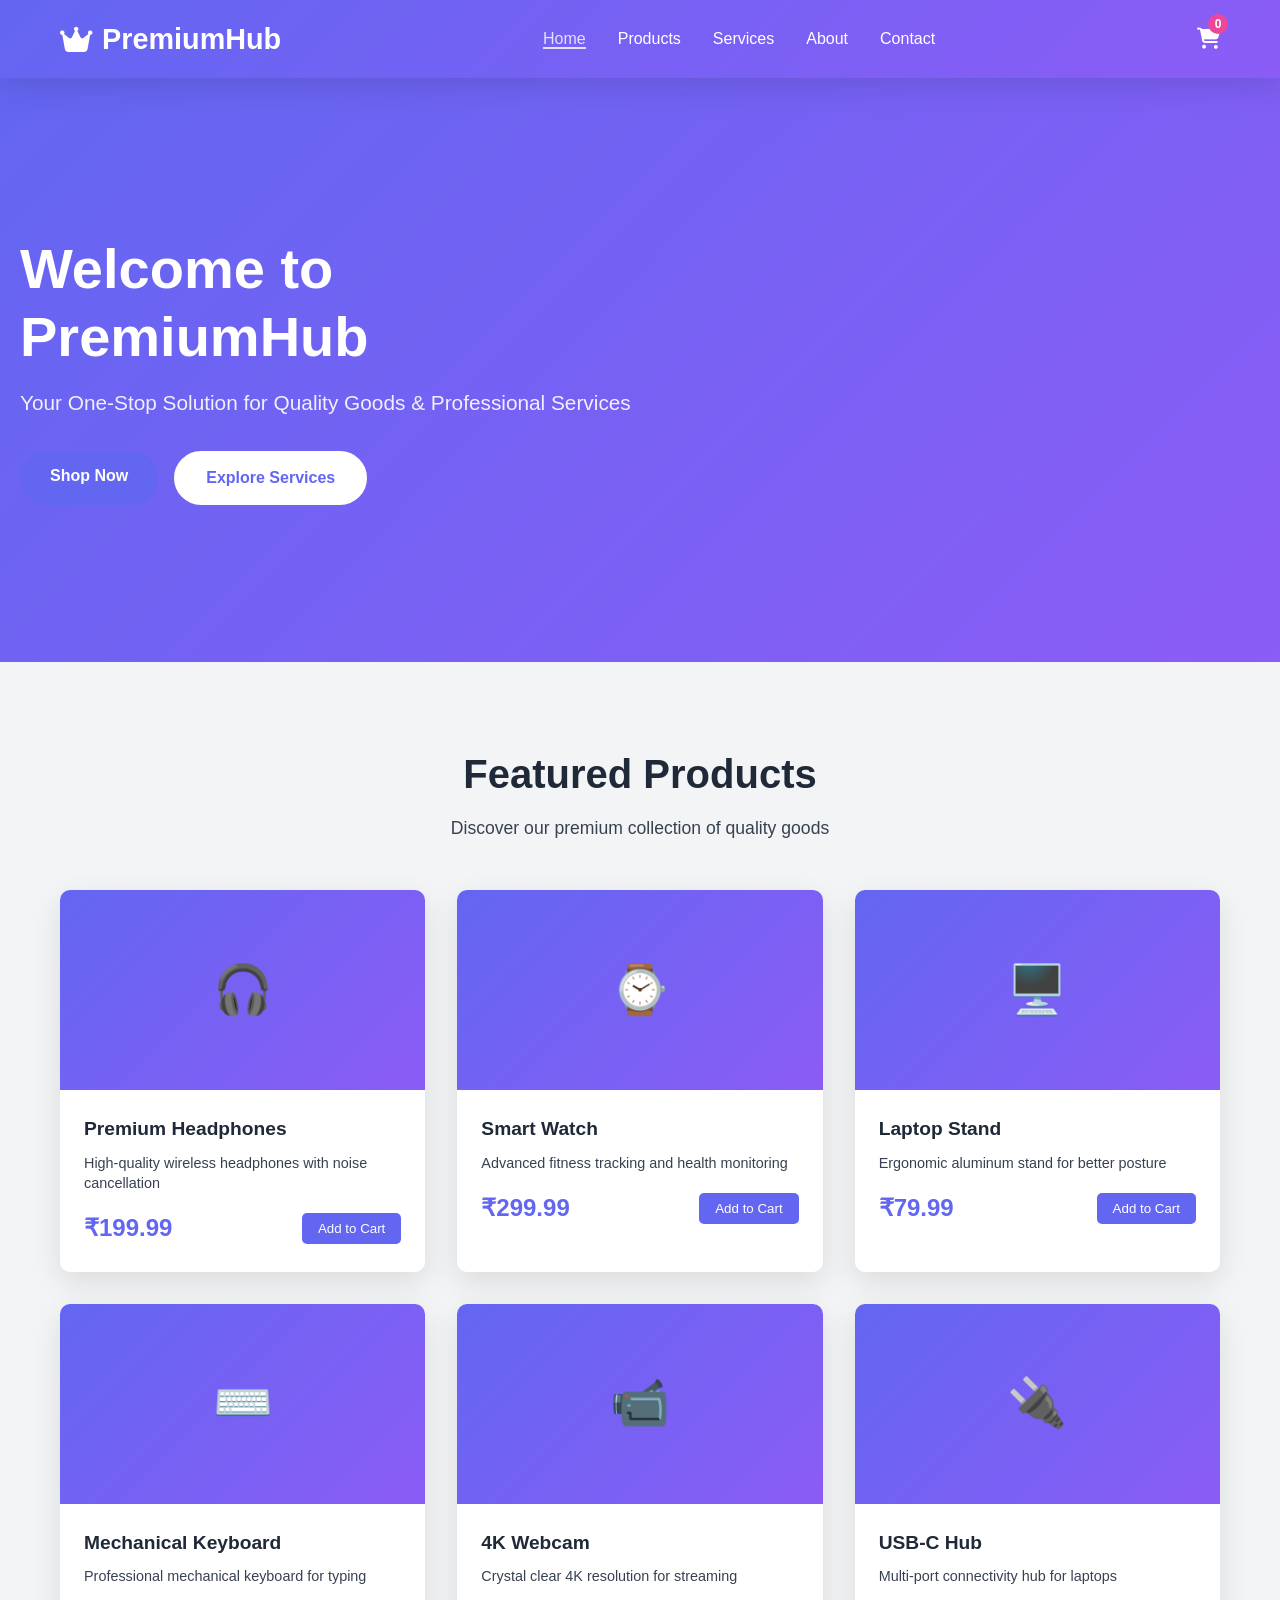
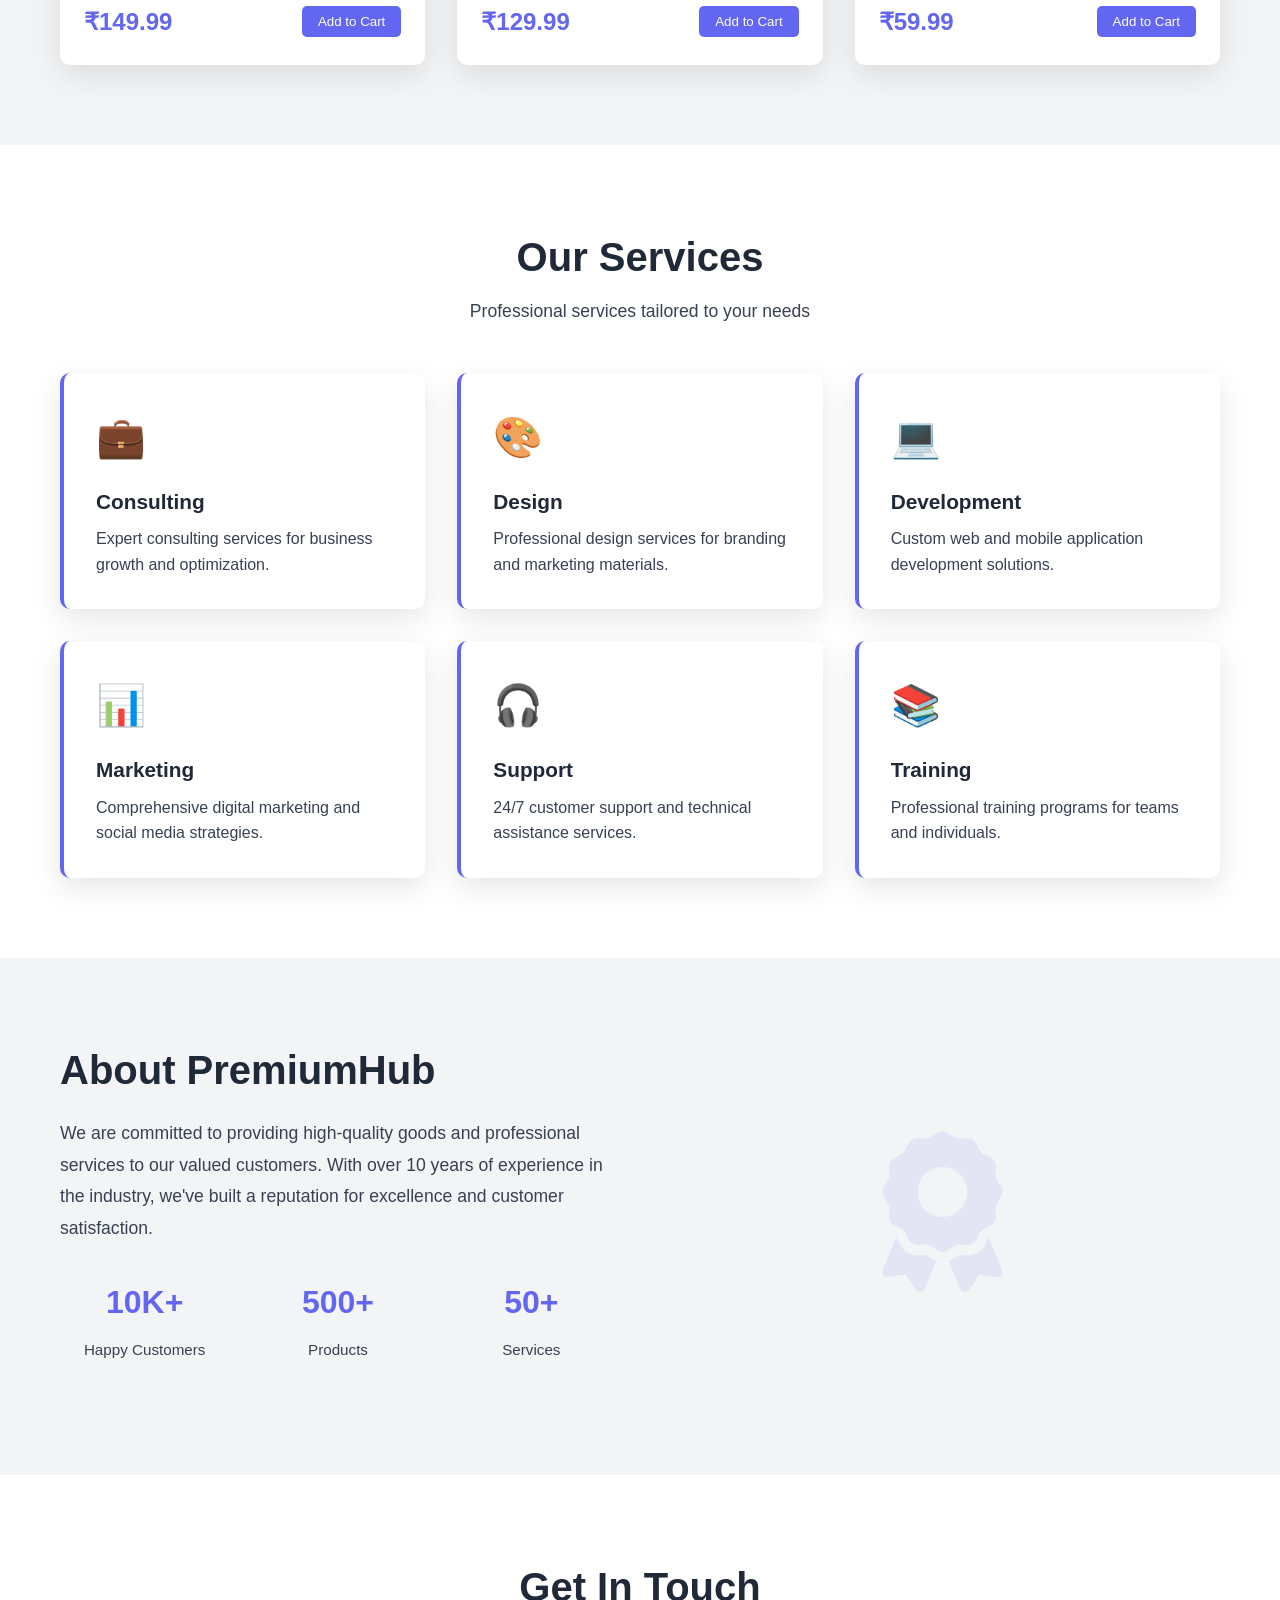
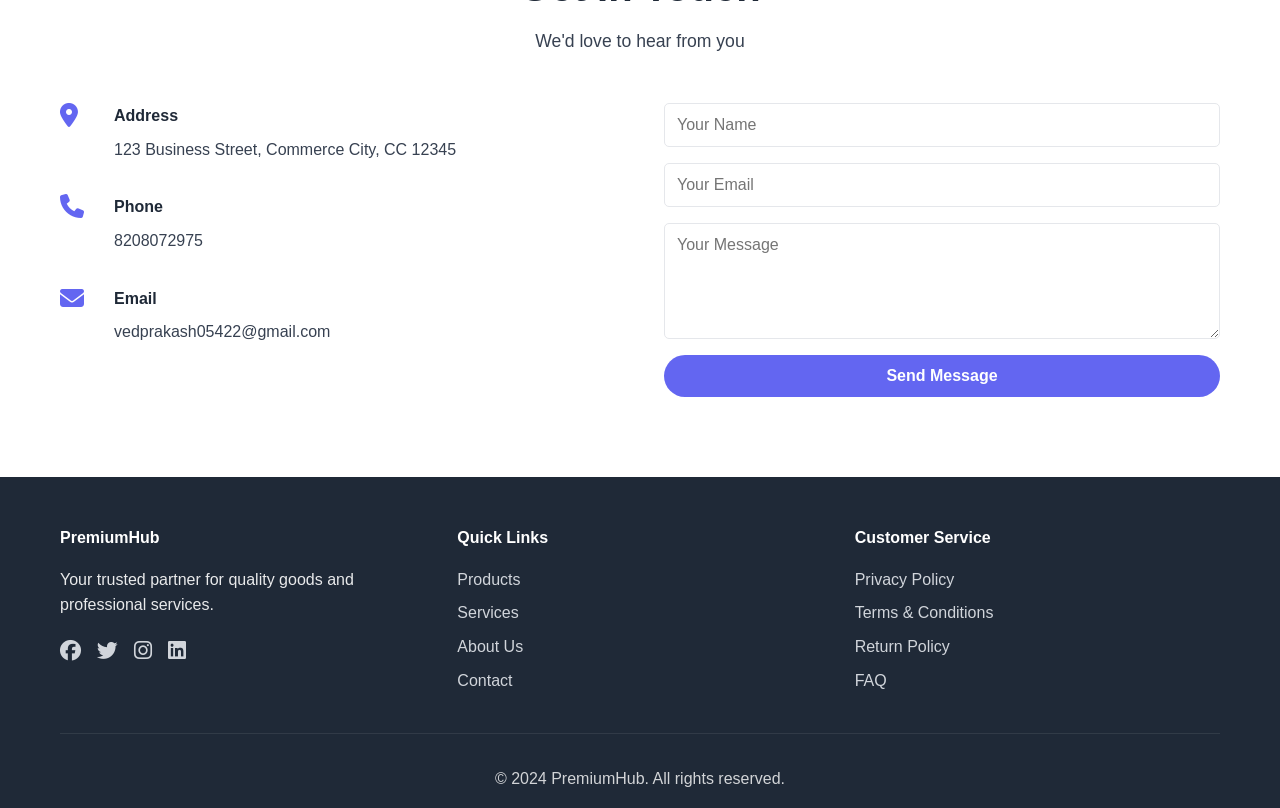
<file: index.html>
<!DOCTYPE html>
<html lang="en">
<head>
    <meta charset="UTF-8">
    <meta name="viewport" content="width=device-width, initial-scale=1.0">
    <title>PremiumHub - Premium Goods & Services</title>
    <link rel="stylesheet" href="styles.css">
    <link rel="stylesheet" href="https://cdnjs.cloudflare.com/ajax/libs/font-awesome/6.4.0/css/all.min.css">
    <!-- Razorpay SDK -->
    <script src="https://checkout.razorpay.com/v1/checkout.js"></script>
</head>
<body>
    <!-- Navigation -->
    <nav class="navbar">
        <div class="container">
            <div class="nav-wrapper">
                <div class="logo">
                    <i class="fas fa-crown"></i> PremiumHub
                </div>
                <ul class="nav-menu">
                    <li><a href="#home" class="nav-link active">Home</a></li>
                    <li><a href="#products" class="nav-link">Products</a></li>
                    <li><a href="#services" class="nav-link">Services</a></li>
                    <li><a href="#about" class="nav-link">About</a></li>
                    <li><a href="#contact" class="nav-link">Contact</a></li>
                </ul>
                <div class="nav-icons">
                    <a href="#cart" class="cart-icon">
                        <i class="fas fa-shopping-cart"></i>
                        <span class="cart-count">0</span>
                    </a>
                    <button class="hamburger" id="hamburger">
                        <span></span>
                        <span></span>
                        <span></span>
                    </button>
                </div>
            </div>
        </div>
    </nav>

    <!-- Hero Section -->
    <section id="home" class="hero">
        <div class="hero-content">
            <h1 class="hero-title">Welcome to PremiumHub</h1>
            <p class="hero-subtitle">Your One-Stop Solution for Quality Goods & Professional Services</p>
            <div class="hero-buttons">
                <a href="#products" class="btn btn-primary">Shop Now</a>
                <a href="#services" class="btn btn-secondary">Explore Services</a>
            </div>
        </div>
        <div class="hero-image">
            <i class="fas fa-shopping-bags"></i>
        </div>
    </section>

    <!-- Products Section -->
    <section id="products" class="products">
        <div class="container">
            <div class="section-header">
                <h2>Featured Products</h2>
                <p>Discover our premium collection of quality goods</p>
            </div>
            <div class="products-grid" id="productsGrid">
                <!-- Products will be populated by JavaScript -->
            </div>
        </div>
    </section>

    <!-- Services Section -->
    <section id="services" class="services">
        <div class="container">
            <div class="section-header">
                <h2>Our Services</h2>
                <p>Professional services tailored to your needs</p>
            </div>
            <div class="services-grid" id="servicesGrid">
                <!-- Services will be populated by JavaScript -->
            </div>
        </div>
    </section>

    <!-- About Section -->
    <section id="about" class="about">
        <div class="container">
            <div class="about-content">
                <div class="about-text">
                    <h2>About PremiumHub</h2>
                    <p>We are committed to providing high-quality goods and professional services to our valued customers. With over 10 years of experience in the industry, we've built a reputation for excellence and customer satisfaction.</p>
                    <div class="about-stats">
                        <div class="stat">
                            <h3>10K+</h3>
                            <p>Happy Customers</p>
                        </div>
                        <div class="stat">
                            <h3>500+</h3>
                            <p>Products</p>
                        </div>
                        <div class="stat">
                            <h3>50+</h3>
                            <p>Services</p>
                        </div>
                    </div>
                </div>
                <div class="about-image">
                    <i class="fas fa-award"></i>
                </div>
            </div>
        </div>
    </section>

    <!-- Contact Section -->
    <section id="contact" class="contact">
        <div class="container">
            <div class="section-header">
                <h2>Get In Touch</h2>
                <p>We'd love to hear from you</p>
            </div>
            <div class="contact-wrapper">
                <div class="contact-info">
                    <div class="info-item">
                        <i class="fas fa-map-marker-alt"></i>
                        <div>
                            <h4>Address</h4>
                            <p>123 Business Street, Commerce City, CC 12345</p>
                        </div>
                    </div>
                    <div class="info-item">
                        <i class="fas fa-phone"></i>
                        <div>
                            <h4>Phone</h4>
                            <p>8208072975</p>
                        </div>
                    </div>
                    <div class="info-item">
                        <i class="fas fa-envelope"></i>
                        <div>
                            <h4>Email</h4>
                            <p>vedprakash05422@gmail.com</p>
                        </div>
                    </div>
                </div>
                <form class="contact-form" id="contactForm">
                    <input type="text" placeholder="Your Name" required>
                    <input type="email" placeholder="Your Email" required>
                    <textarea placeholder="Your Message" rows="5" required></textarea>
                    <button type="submit" class="btn btn-primary">Send Message</button>
                </form>
            </div>
        </div>
    </section>

    <!-- Shopping Cart Modal -->
    <div class="cart-modal" id="cartModal">
        <div class="cart-content">
            <div class="cart-header">
                <h2>Shopping Cart</h2>
                <button class="close-btn" id="closeCart">&times;</button>
            </div>
            <div class="cart-items" id="cartItems">
                <p class="empty-cart">Your cart is empty</p>
            </div>
            <div class="cart-footer">
                <div class="cart-total">
                    <span>Total:</span>
                    <span id="cartTotal">₹0.00</span>
                </div>
                <button class="btn btn-primary" id="checkoutBtn">Proceed to Checkout</button>
            </div>
        </div>
    </div>

    <!-- Payment Modal -->
    <div class="payment-modal" id="paymentModal">
        <div class="payment-content">
            <div class="payment-header">
                <h2>Checkout</h2>
                <button class="close-btn" id="closePayment">&times;</button>
            </div>
            
            <div class="payment-body">
                <!-- Order Summary -->
                <div class="order-summary">
                    <h3>Order Summary</h3>
                    <div class="summary-items" id="summaryItems"></div>
                    <div class="summary-total">
                        <strong>Total Amount:</strong>
                        <span id="summaryTotal">₹0.00</span>
                    </div>
                </div>

                <!-- Billing Address -->
                <div class="payment-details">
                    <h4>Billing Information</h4>
                    <input type="text" placeholder="Full Name" id="fullName" required>
                    <input type="email" placeholder="Email Address" id="billingEmail" required>
                    <input type="tel" placeholder="Phone Number" id="billingPhone" required>
                    <input type="text" placeholder="Street Address" id="address" required>
                    <div class="address-row">
                        <input type="text" placeholder="City" id="city" required>
                        <input type="text" placeholder="ZIP Code" id="zipCode" required>
                    </div>
                </div>

                <!-- Payment Methods -->
                <div class="payment-methods">
                    <h4>Select Payment Method</h4>
                    <div class="methods-grid">
                        <button class="payment-method-btn" id="googlePayBtn" data-method="googlepay">
                            <i class="fab fa-google"></i>
                            <span>Google Pay</span>
                        </button>
                        <button class="payment-method-btn" id="phonePeBtn" data-method="phonepe">
                            <i class="fas fa-mobile-alt"></i>
                            <span>PhonePe</span>
                        </button>
                        <button class="payment-method-btn" id="paytmBtn" data-method="paytm">
                            <i class="fas fa-wallet"></i>
                            <span>Paytm</span>
                        </button>
                        <button class="payment-method-btn" id="upiBtn" data-method="upi">
                            <i class="fas fa-qrcode"></i>
                            <span>UPI</span>
                        </button>
                        <button class="payment-method-btn" id="creditCardBtn" data-method="card">
                            <i class="fas fa-credit-card"></i>
                            <span>Credit Card</span>
                        </button>
                        <button class="payment-method-btn" id="debitCardBtn" data-method="debit">
                            <i class="fas fa-credit-card"></i>
                            <span>Debit Card</span>
                        </button>
                        <button class="payment-method-btn" id="netBankingBtn" data-method="netbanking">
                            <i class="fas fa-university"></i>
                            <span>Net Banking</span>
                        </button>
                        <button class="payment-method-btn" id="walletBtn" data-method="wallet">
                            <i class="fas fa-wallet"></i>
                            <span>Wallet</span>
                        </button>
                    </div>
                    <input type="hidden" id="selectedPaymentMethod" value="">
                </div>

                <!-- Pay Button -->
                <button class="btn btn-primary payment-submit" id="payNowBtn">Pay Now</button>
                
                <p class="payment-info">
                    <i class="fas fa-lock"></i> Secure payment powered by Razorpay
                </p>
            </div>
        </div>
    </div>

    <!-- Footer -->
    <footer class="footer">
        <div class="container">
            <div class="footer-content">
                <div class="footer-section">
                    <h4>PremiumHub</h4>
                    <p>Your trusted partner for quality goods and professional services.</p>
                    <div class="social-links">
                        <a href="#"><i class="fab fa-facebook"></i></a>
                        <a href="#"><i class="fab fa-twitter"></i></a>
                        <a href="#"><i class="fab fa-instagram"></i></a>
                        <a href="#"><i class="fab fa-linkedin"></i></a>
                    </div>
                </div>
                <div class="footer-section">
                    <h4>Quick Links</h4>
                    <ul>
                        <li><a href="#products">Products</a></li>
                        <li><a href="#services">Services</a></li>
                        <li><a href="#about">About Us</a></li>
                        <li><a href="#contact">Contact</a></li>
                    </ul>
                </div>
                <div class="footer-section">
                    <h4>Customer Service</h4>
                    <ul>
                        <li><a href="#">Privacy Policy</a></li>
                        <li><a href="#">Terms & Conditions</a></li>
                        <li><a href="#">Return Policy</a></li>
                        <li><a href="#">FAQ</a></li>
                    </ul>
                </div>
            </div>
            <div class="footer-bottom">
                <p>&copy; 2024 PremiumHub. All rights reserved.</p>
            </div>
        </div>
    </footer>

    <script src="script.js"></script>
</body>
</html>
</file>
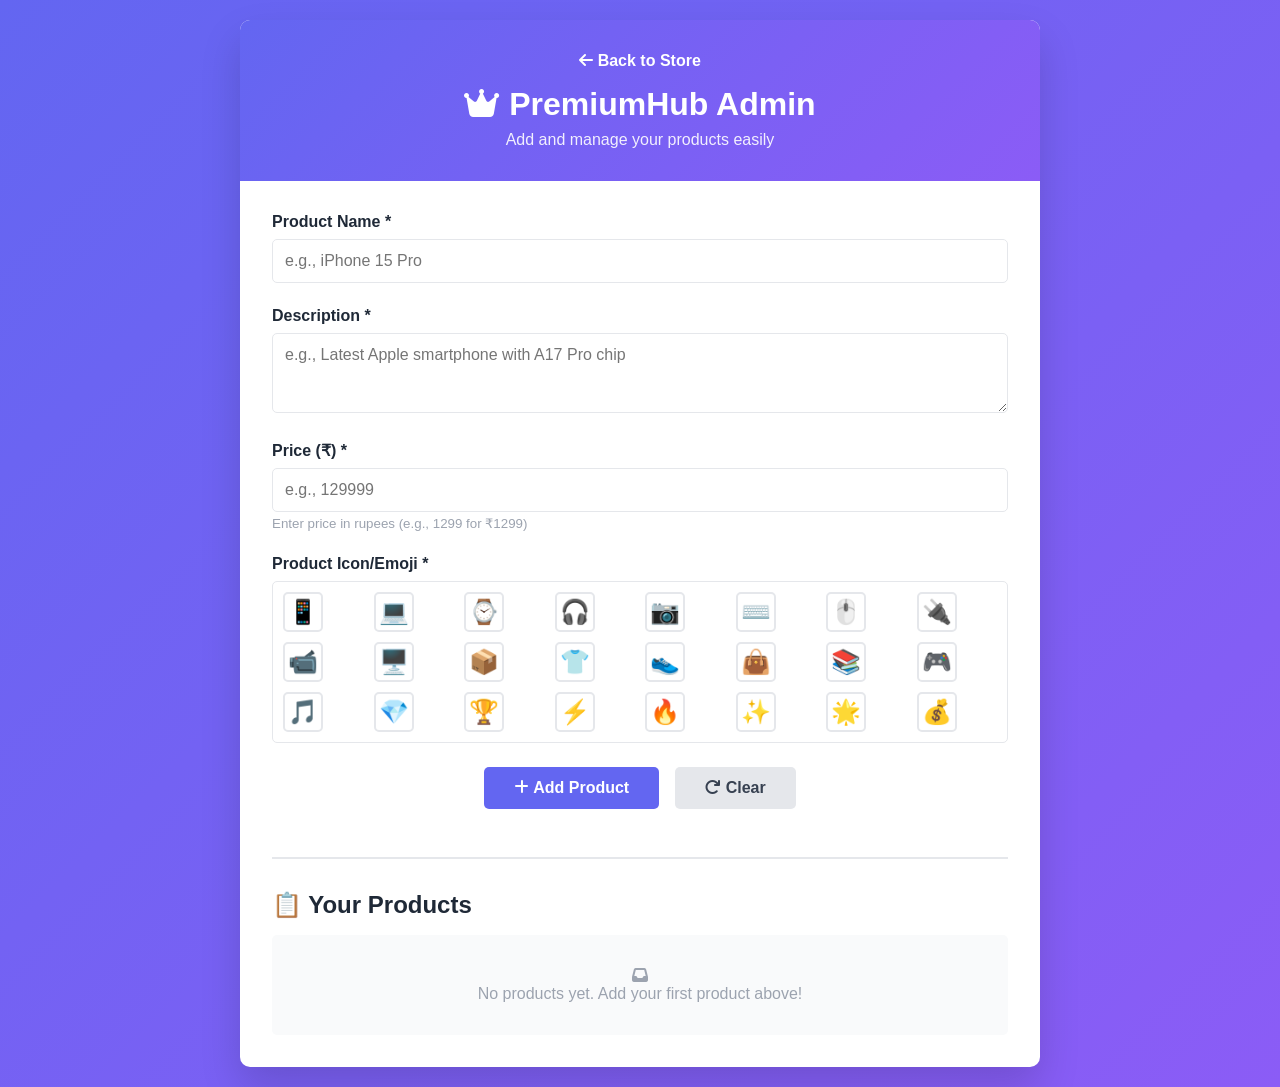
<file: admin.html>
<!DOCTYPE html>
<html lang="en">
<head>
    <meta charset="UTF-8">
    <meta name="viewport" content="width=device-width, initial-scale=1.0">
    <title>PremiumHub Admin - Add Products</title>
    <link rel="stylesheet" href="https://cdnjs.cloudflare.com/ajax/libs/font-awesome/6.4.0/css/all.min.css">
    <style>
        * {
            margin: 0;
            padding: 0;
            box-sizing: border-box;
        }

        body {
            font-family: 'Segoe UI', Tahoma, Geneva, Verdana, sans-serif;
            background: linear-gradient(135deg, #6366f1 0%, #8b5cf6 100%);
            min-height: 100vh;
            padding: 20px;
        }

        .container {
            max-width: 800px;
            margin: 0 auto;
            background: white;
            border-radius: 10px;
            box-shadow: 0 20px 40px rgba(0, 0, 0, 0.15);
            overflow: hidden;
        }

        .header {
            background: linear-gradient(135deg, #6366f1 0%, #8b5cf6 100%);
            color: white;
            padding: 2rem;
            text-align: center;
        }

        .header h1 {
            font-size: 2rem;
            margin-bottom: 0.5rem;
        }

        .header p {
            opacity: 0.9;
        }

        .content {
            padding: 2rem;
        }

        .form-group {
            margin-bottom: 1.5rem;
        }

        label {
            display: block;
            margin-bottom: 0.5rem;
            font-weight: 600;
            color: #1f2937;
        }

        input[type="text"],
        input[type="number"],
        textarea {
            width: 100%;
            padding: 12px;
            border: 1px solid #e5e7eb;
            border-radius: 5px;
            font-family: inherit;
            font-size: 1rem;
            transition: border-color 0.3s ease;
        }

        input[type="text"]:focus,
        input[type="number"]:focus,
        textarea:focus {
            outline: none;
            border-color: #6366f1;
            box-shadow: 0 0 0 3px rgba(99, 102, 241, 0.1);
        }

        textarea {
            resize: vertical;
            min-height: 80px;
        }

        .emoji-picker {
            display: grid;
            grid-template-columns: repeat(8, 1fr);
            gap: 10px;
            margin-top: 0.5rem;
            max-height: 200px;
            overflow-y: auto;
            padding: 10px;
            border: 1px solid #e5e7eb;
            border-radius: 5px;
        }

        .emoji-item {
            width: 40px;
            height: 40px;
            border: 2px solid #e5e7eb;
            border-radius: 5px;
            display: flex;
            align-items: center;
            justify-content: center;
            cursor: pointer;
            font-size: 1.5rem;
            transition: all 0.3s ease;
        }

        .emoji-item:hover {
            border-color: #6366f1;
            background: #f3f4f6;
            transform: scale(1.1);
        }

        .emoji-item.selected {
            border-color: #6366f1;
            background: #6366f1;
        }

        .selected-emoji {
            font-size: 2rem;
            text-align: center;
            margin-top: 0.5rem;
        }

        .buttons {
            display: flex;
            gap: 1rem;
            justify-content: center;
        }

        button {
            padding: 12px 30px;
            border: none;
            border-radius: 5px;
            font-size: 1rem;
            font-weight: 600;
            cursor: pointer;
            transition: all 0.3s ease;
        }

        .btn-primary {
            background: #6366f1;
            color: white;
        }

        .btn-primary:hover {
            background: #5558e3;
            transform: translateY(-2px);
            box-shadow: 0 10px 20px rgba(99, 102, 241, 0.3);
        }

        .btn-secondary {
            background: #e5e7eb;
            color: #374151;
        }

        .btn-secondary:hover {
            background: #d1d5db;
        }

        .products-list {
            margin-top: 3rem;
            border-top: 2px solid #e5e7eb;
            padding-top: 2rem;
        }

        .products-list h2 {
            color: #1f2937;
            margin-bottom: 1rem;
        }

        .product-item {
            background: #f9fafb;
            padding: 1rem;
            border-radius: 5px;
            margin-bottom: 1rem;
            display: flex;
            justify-content: space-between;
            align-items: center;
            border-left: 4px solid #6366f1;
        }

        .product-info {
            flex: 1;
        }

        .product-name {
            font-weight: 600;
            color: #1f2937;
            margin-bottom: 0.25rem;
        }

        .product-details {
            font-size: 0.9rem;
            color: #6b7280;
        }

        .product-icon {
            font-size: 2rem;
            margin-right: 1rem;
        }

        .btn-delete {
            background: #ef4444;
            color: white;
            padding: 8px 16px;
            font-size: 0.9rem;
            border: none;
            border-radius: 5px;
            cursor: pointer;
            transition: background 0.3s ease;
        }

        .btn-delete:hover {
            background: #dc2626;
        }

        .empty-message {
            text-align: center;
            color: #9ca3af;
            padding: 2rem;
            background: #f9fafb;
            border-radius: 5px;
        }

        .success-message {
            background: #d1fae5;
            color: #065f46;
            padding: 1rem;
            border-radius: 5px;
            margin-bottom: 1rem;
            display: none;
        }

        .error-message {
            background: #fee2e2;
            color: #991b1b;
            padding: 1rem;
            border-radius: 5px;
            margin-bottom: 1rem;
            display: none;
        }

        .back-link {
            display: inline-block;
            margin-bottom: 1rem;
            color: #6366f1;
            text-decoration: none;
            font-weight: 600;
        }

        .back-link:hover {
            text-decoration: underline;
        }

        @media (max-width: 600px) {
            .header h1 {
                font-size: 1.5rem;
            }

            .content {
                padding: 1rem;
            }

            .emoji-picker {
                grid-template-columns: repeat(6, 1fr);
            }

            .buttons {
                flex-direction: column;
            }

            .product-item {
                flex-direction: column;
                align-items: flex-start;
            }

            .product-icon {
                margin-right: 0;
                margin-bottom: 0.5rem;
            }
        }
    </style>
</head>
<body>
    <div class="container">
        <div class="header">
            <a href="index.html" class="back-link" style="color: white; text-decoration: none;">
                <i class="fas fa-arrow-left"></i> Back to Store
            </a>
            <h1><i class="fas fa-crown"></i> PremiumHub Admin</h1>
            <p>Add and manage your products easily</p>
        </div>

        <div class="content">
            <div class="success-message" id="successMessage">
                ✅ Product added successfully!
            </div>
            <div class="error-message" id="errorMessage">
                ❌ Please fill in all fields correctly
            </div>

            <form id="addProductForm">
                <div class="form-group">
                    <label for="productName">Product Name *</label>
                    <input type="text" id="productName" placeholder="e.g., iPhone 15 Pro" required>
                </div>

                <div class="form-group">
                    <label for="productDescription">Description *</label>
                    <textarea id="productDescription" placeholder="e.g., Latest Apple smartphone with A17 Pro chip" required></textarea>
                </div>

                <div class="form-group">
                    <label for="productPrice">Price (₹) *</label>
                    <input type="number" id="productPrice" placeholder="e.g., 129999" min="0" step="1" required>
                    <small style="color: #9ca3af; margin-top: 0.25rem; display: block;">Enter price in rupees (e.g., 1299 for ₹1299)</small>
                </div>

                <div class="form-group">
                    <label>Product Icon/Emoji *</label>
                    <div class="emoji-picker" id="emojiPicker">
                        <span class="emoji-item" data-emoji="📱">📱</span>
                        <span class="emoji-item" data-emoji="💻">💻</span>
                        <span class="emoji-item" data-emoji="⌚">⌚</span>
                        <span class="emoji-item" data-emoji="🎧">🎧</span>
                        <span class="emoji-item" data-emoji="📷">📷</span>
                        <span class="emoji-item" data-emoji="⌨️">⌨️</span>
                        <span class="emoji-item" data-emoji="🖱️">🖱️</span>
                        <span class="emoji-item" data-emoji="🔌">🔌</span>
                        <span class="emoji-item" data-emoji="📹">📹</span>
                        <span class="emoji-item" data-emoji="🖥️">🖥️</span>
                        <span class="emoji-item" data-emoji="📦">📦</span>
                        <span class="emoji-item" data-emoji="👕">👕</span>
                        <span class="emoji-item" data-emoji="👟">👟</span>
                        <span class="emoji-item" data-emoji="👜">👜</span>
                        <span class="emoji-item" data-emoji="📚">📚</span>
                        <span class="emoji-item" data-emoji="🎮">🎮</span>
                        <span class="emoji-item" data-emoji="🎵">🎵</span>
                        <span class="emoji-item" data-emoji="💎">💎</span>
                        <span class="emoji-item" data-emoji="🏆">🏆</span>
                        <span class="emoji-item" data-emoji="⚡">⚡</span>
                        <span class="emoji-item" data-emoji="🔥">🔥</span>
                        <span class="emoji-item" data-emoji="✨">✨</span>
                        <span class="emoji-item" data-emoji="🌟">🌟</span>
                        <span class="emoji-item" data-emoji="💰">💰</span>
                    </div>
                    <div class="selected-emoji" id="selectedEmoji" style="display: none;"></div>
                </div>

                <input type="hidden" id="selectedEmojiValue">

                <div class="buttons">
                    <button type="submit" class="btn-primary">
                        <i class="fas fa-plus"></i> Add Product
                    </button>
                    <button type="reset" class="btn-secondary">
                        <i class="fas fa-redo"></i> Clear
                    </button>
                </div>
            </form>

            <div class="products-list">
                <h2>📋 Your Products</h2>
                <div id="productsList">
                    <div class="empty-message">
                        <i class="fas fa-inbox"></i>
                        <p>No products yet. Add your first product above!</p>
                    </div>
                </div>
            </div>
        </div>
    </div>

    <script>
        // Load products from localStorage
        let products = JSON.parse(localStorage.getItem('premiumhub_products')) || [];

        // Emoji picker
        const emojiItems = document.querySelectorAll('.emoji-item');
        const selectedEmojiValue = document.getElementById('selectedEmojiValue');
        const selectedEmojiDisplay = document.getElementById('selectedEmoji');

        emojiItems.forEach(item => {
            item.addEventListener('click', () => {
                // Remove previous selection
                emojiItems.forEach(i => i.classList.remove('selected'));
                
                // Add selection to clicked item
                item.classList.add('selected');
                selectedEmojiValue.value = item.dataset.emoji;
                selectedEmojiDisplay.textContent = item.dataset.emoji;
                selectedEmojiDisplay.style.display = 'block';
            });
        });

        // Form submission
        const form = document.getElementById('addProductForm');
        form.addEventListener('submit', (e) => {
            e.preventDefault();

            const name = document.getElementById('productName').value.trim();
            const description = document.getElementById('productDescription').value.trim();
            const price = parseInt(document.getElementById('productPrice').value);
            const emoji = selectedEmojiValue.value;

            // Validation
            if (!name || !description || !price || !emoji) {
                showError();
                return;
            }

            if (price <= 0) {
                showError('Price must be greater than 0');
                return;
            }

            // Create product object
            const newProduct = {
                id: Date.now(),
                name: name,
                description: description,
                price: price * 100, // Convert to paise
                icon: emoji
            };

            // Add to products array
            products.push(newProduct);

            // Save to localStorage
            localStorage.setItem('premiumhub_products', JSON.stringify(products));

            // Show success message
            showSuccess();

            // Reset form
            form.reset();
            emojiItems.forEach(i => i.classList.remove('selected'));
            selectedEmojiValue.value = '';
            selectedEmojiDisplay.style.display = 'none';

            // Refresh products list
            displayProducts();

            // Refresh main website products
            if (window.opener) {
                window.opener.location.reload();
            }
        });

        // Display products
        function displayProducts() {
            const productsList = document.getElementById('productsList');
            
            if (products.length === 0) {
                productsList.innerHTML = `
                    <div class="empty-message">
                        <i class="fas fa-inbox"></i>
                        <p>No products yet. Add your first product above!</p>
                    </div>
                `;
                return;
            }

            productsList.innerHTML = products.map(product => `
                <div class="product-item">
                    <div style="display: flex; align-items: center; flex: 1;">
                        <div class="product-icon">${product.icon}</div>
                        <div class="product-info">
                            <div class="product-name">${product.name}</div>
                            <div class="product-details">
                                ${product.description} | <strong>₹${(product.price / 100).toFixed(2)}</strong>
                            </div>
                        </div>
                    </div>
                    <button type="button" class="btn-delete" onclick="deleteProduct(${product.id})">
                        <i class="fas fa-trash"></i> Delete
                    </button>
                </div>
            `).join('');
        }

        // Delete product
        function deleteProduct(id) {
            if (confirm('Are you sure you want to delete this product?')) {
                products = products.filter(p => p.id !== id);
                localStorage.setItem('premiumhub_products', JSON.stringify(products));
                displayProducts();
            }
        }

        // Show success message
        function showSuccess() {
            const message = document.getElementById('successMessage');
            message.style.display = 'block';
            setTimeout(() => {
                message.style.display = 'none';
            }, 3000);
        }

        // Show error message
        function showError(msg = 'Please fill in all fields correctly') {
            const message = document.getElementById('errorMessage');
            message.textContent = '❌ ' + msg;
            message.style.display = 'block';
            setTimeout(() => {
                message.style.display = 'none';
            }, 3000);
        }

        // Load products on page load
        displayProducts();
    </script>
</body>
</html>
</file>
<file: styles.css>
:root {
    --primary-color: #6366f1;
    --secondary-color: #8b5cf6;
    --accent-color: #ec4899;
    --dark-color: #1f2937;
    --light-color: #f3f4f6;
    --text-color: #374151;
    --border-color: #e5e7eb;
    --success-color: #10b981;
    --shadow: 0 10px 30px rgba(0, 0, 0, 0.1);
    --shadow-lg: 0 20px 40px rgba(0, 0, 0, 0.15);
}

* {
    margin: 0;
    padding: 0;
    box-sizing: border-box;
}

body {
    font-family: 'Segoe UI', Tahoma, Geneva, Verdana, sans-serif;
    color: var(--text-color);
    line-height: 1.6;
    background-color: #fff;
}

.container {
    max-width: 1200px;
    margin: 0 auto;
    padding: 0 20px;
}

/* Navigation */
.navbar {
    background: linear-gradient(135deg, var(--primary-color) 0%, var(--secondary-color) 100%);
    color: white;
    padding: 1rem 0;
    position: sticky;
    top: 0;
    z-index: 100;
    box-shadow: var(--shadow);
}

.nav-wrapper {
    display: flex;
    justify-content: space-between;
    align-items: center;
}

.logo {
    font-size: 1.8rem;
    font-weight: bold;
    display: flex;
    align-items: center;
    gap: 10px;
}

.nav-menu {
    display: flex;
    list-style: none;
    gap: 2rem;
}

.nav-link {
    color: white;
    text-decoration: none;
    transition: opacity 0.3s ease;
}

.nav-link:hover,
.nav-link.active {
    opacity: 0.8;
    border-bottom: 2px solid white;
}

.nav-icons {
    display: flex;
    align-items: center;
    gap: 1.5rem;
}

.cart-icon {
    position: relative;
    cursor: pointer;
    font-size: 1.3rem;
    color: white;
    transition: transform 0.3s ease;
}

.cart-icon:hover {
    transform: scale(1.1);
}

.cart-count {
    position: absolute;
    top: -8px;
    right: -8px;
    background: var(--accent-color);
    color: white;
    border-radius: 50%;
    width: 20px;
    height: 20px;
    display: flex;
    align-items: center;
    justify-content: center;
    font-size: 0.75rem;
    font-weight: bold;
}

.hamburger {
    display: none;
    flex-direction: column;
    cursor: pointer;
    background: none;
    border: none;
    gap: 5px;
}

.hamburger span {
    width: 25px;
    height: 3px;
    background: white;
    border-radius: 2px;
    transition: 0.3s ease;
}

/* Hero Section */
.hero {
    background: linear-gradient(135deg, var(--primary-color) 0%, var(--secondary-color) 100%);
    color: white;
    padding: 100px 20px;
    display: flex;
    align-items: center;
    justify-content: space-between;
    min-height: 500px;
}

.hero-content {
    flex: 1;
    z-index: 1;
}

.hero-title {
    font-size: 3.5rem;
    margin-bottom: 1rem;
    font-weight: 800;
    line-height: 1.2;
}

.hero-subtitle {
    font-size: 1.3rem;
    margin-bottom: 2rem;
    opacity: 0.9;
}

.hero-buttons {
    display: flex;
    gap: 1rem;
    flex-wrap: wrap;
}

.hero-image {
    flex: 1;
    font-size: 15rem;
    color: rgba(255, 255, 255, 0.1);
    text-align: right;
}

/* Buttons */
.btn {
    padding: 12px 30px;
    border: none;
    border-radius: 50px;
    font-size: 1rem;
    cursor: pointer;
    transition: all 0.3s ease;
    text-decoration: none;
    display: inline-block;
    font-weight: 600;
}

.btn-primary {
    background: var(--primary-color);
    color: white;
}

.btn-primary:hover {
    background: #5558e3;
    transform: translateY(-2px);
    box-shadow: var(--shadow);
}

.btn-secondary {
    background: white;
    color: var(--primary-color);
    border: 2px solid white;
}

.btn-secondary:hover {
    background: var(--light-color);
    transform: translateY(-2px);
}

/* Section Styling */
.section-header {
    text-align: center;
    margin-bottom: 3rem;
}

.section-header h2 {
    font-size: 2.5rem;
    color: var(--dark-color);
    margin-bottom: 0.5rem;
}

.section-header p {
    font-size: 1.1rem;
    color: var(--text-color);
}

/* Products Section */
.products {
    padding: 80px 20px;
    background: var(--light-color);
}

.products-grid {
    display: grid;
    grid-template-columns: repeat(auto-fill, minmax(280px, 1fr));
    gap: 2rem;
}

.product-card {
    background: white;
    border-radius: 10px;
    overflow: hidden;
    box-shadow: var(--shadow);
    transition: all 0.3s ease;
    cursor: pointer;
}

.product-card:hover {
    transform: translateY(-10px);
    box-shadow: var(--shadow-lg);
}

.product-image {
    width: 100%;
    height: 200px;
    background: linear-gradient(135deg, var(--primary-color) 0%, var(--secondary-color) 100%);
    display: flex;
    align-items: center;
    justify-content: center;
    font-size: 3rem;
    color: white;
}

.product-info {
    padding: 1.5rem;
}

.product-name {
    font-size: 1.2rem;
    font-weight: 600;
    margin-bottom: 0.5rem;
    color: var(--dark-color);
}

.product-description {
    font-size: 0.9rem;
    color: var(--text-color);
    margin-bottom: 1rem;
    line-height: 1.4;
}

.product-footer {
    display: flex;
    justify-content: space-between;
    align-items: center;
}

.product-price {
    font-size: 1.5rem;
    font-weight: bold;
    color: var(--primary-color);
}

.add-to-cart-btn {
    background: var(--primary-color);
    color: white;
    border: none;
    padding: 8px 16px;
    border-radius: 5px;
    cursor: pointer;
    transition: background 0.3s ease;
}

.add-to-cart-btn:hover {
    background: var(--secondary-color);
}

/* Services Section */
.services {
    padding: 80px 20px;
}

.services-grid {
    display: grid;
    grid-template-columns: repeat(auto-fill, minmax(300px, 1fr));
    gap: 2rem;
}

.service-card {
    background: white;
    padding: 2rem;
    border-radius: 10px;
    border-left: 4px solid var(--primary-color);
    box-shadow: var(--shadow);
    transition: all 0.3s ease;
}

.service-card:hover {
    transform: translateX(10px);
    box-shadow: var(--shadow-lg);
}

.service-icon {
    font-size: 2.5rem;
    color: var(--primary-color);
    margin-bottom: 1rem;
}

.service-name {
    font-size: 1.3rem;
    font-weight: 600;
    margin-bottom: 0.5rem;
    color: var(--dark-color);
}

.service-description {
    color: var(--text-color);
    line-height: 1.6;
}

/* About Section */
.about {
    padding: 80px 20px;
    background: var(--light-color);
}

.about-content {
    display: grid;
    grid-template-columns: 1fr 1fr;
    gap: 3rem;
    align-items: center;
}

.about-text h2 {
    font-size: 2.5rem;
    color: var(--dark-color);
    margin-bottom: 1rem;
}

.about-text p {
    font-size: 1.1rem;
    margin-bottom: 2rem;
    line-height: 1.8;
    color: var(--text-color);
}

.about-stats {
    display: grid;
    grid-template-columns: repeat(3, 1fr);
    gap: 1.5rem;
}

.stat {
    text-align: center;
}

.stat h3 {
    font-size: 2rem;
    color: var(--primary-color);
    margin-bottom: 0.5rem;
}

.stat p {
    color: var(--text-color);
    font-size: 0.95rem;
}

.about-image {
    font-size: 10rem;
    color: var(--primary-color);
    text-align: center;
    opacity: 0.1;
}

/* Contact Section */
.contact {
    padding: 80px 20px;
}

.contact-wrapper {
    display: grid;
    grid-template-columns: 1fr 1fr;
    gap: 3rem;
}

.contact-info {
    display: flex;
    flex-direction: column;
    gap: 2rem;
}

.info-item {
    display: flex;
    gap: 1.5rem;
}

.info-item i {
    font-size: 1.5rem;
    color: var(--primary-color);
    min-width: 30px;
}

.info-item h4 {
    color: var(--dark-color);
    margin-bottom: 0.5rem;
}

.contact-form {
    display: flex;
    flex-direction: column;
    gap: 1rem;
}

.contact-form input,
.contact-form textarea {
    padding: 12px;
    border: 1px solid var(--border-color);
    border-radius: 5px;
    font-family: inherit;
    font-size: 1rem;
    transition: border-color 0.3s ease;
}

.contact-form input:focus,
.contact-form textarea:focus {
    outline: none;
    border-color: var(--primary-color);
    box-shadow: 0 0 0 3px rgba(99, 102, 241, 0.1);
}

/* Cart Modal */
.cart-modal {
    display: none;
    position: fixed;
    top: 0;
    left: 0;
    width: 100%;
    height: 100%;
    background: rgba(0, 0, 0, 0.5);
    z-index: 200;
    align-items: center;
    justify-content: flex-end;
}

.cart-modal.active {
    display: flex;
}

.cart-content {
    background: white;
    width: 100%;
    max-width: 500px;
    height: 100%;
    display: flex;
    flex-direction: column;
    animation: slideIn 0.3s ease;
}

@keyframes slideIn {
    from {
        transform: translateX(100%);
    }
    to {
        transform: translateX(0);
    }
}

.cart-header {
    display: flex;
    justify-content: space-between;
    align-items: center;
    padding: 1.5rem;
    border-bottom: 1px solid var(--border-color);
}

.close-btn {
    background: none;
    border: none;
    font-size: 2rem;
    cursor: pointer;
    color: var(--text-color);
}

.cart-items {
    flex: 1;
    overflow-y: auto;
    padding: 1.5rem;
}

.empty-cart {
    text-align: center;
    color: var(--text-color);
    padding: 2rem;
}

.cart-item {
    display: flex;
    justify-content: space-between;
    align-items: center;
    padding: 1rem;
    border-bottom: 1px solid var(--border-color);
}

.cart-item-info {
    flex: 1;
}

.cart-item-name {
    font-weight: 600;
    color: var(--dark-color);
}

.cart-item-price {
    color: var(--primary-color);
    font-weight: 600;
}

.cart-item-remove {
    background: var(--accent-color);
    color: white;
    border: none;
    padding: 5px 10px;
    border-radius: 3px;
    cursor: pointer;
    font-size: 0.85rem;
}

.cart-footer {
    padding: 1.5rem;
    border-top: 1px solid var(--border-color);
}

.cart-total {
    display: flex;
    justify-content: space-between;
    font-size: 1.3rem;
    font-weight: bold;
    margin-bottom: 1rem;
    color: var(--dark-color);
}

/* Payment Modal */
.payment-modal {
    display: none;
    position: fixed;
    top: 0;
    left: 0;
    width: 100%;
    height: 100%;
    background: rgba(0, 0, 0, 0.5);
    z-index: 250;
    align-items: center;
    justify-content: center;
}

.payment-modal.active {
    display: flex;
}

.payment-content {
    background: white;
    width: 100%;
    max-width: 600px;
    max-height: 90vh;
    border-radius: 10px;
    overflow-y: auto;
    animation: slideIn 0.3s ease;
}

.payment-header {
    display: flex;
    justify-content: space-between;
    align-items: center;
    padding: 1.5rem;
    border-bottom: 1px solid var(--border-color);
    background: var(--light-color);
}

.payment-body {
    padding: 2rem;
}

.order-summary {
    background: var(--light-color);
    padding: 1.5rem;
    border-radius: 8px;
    margin-bottom: 2rem;
}

.order-summary h3 {
    color: var(--dark-color);
    margin-bottom: 1rem;
}

.summary-items {
    margin-bottom: 1rem;
}

.summary-item {
    display: flex;
    justify-content: space-between;
    padding: 0.5rem 0;
    border-bottom: 1px solid var(--border-color);
}

.summary-total {
    display: flex;
    justify-content: space-between;
    font-size: 1.2rem;
    font-weight: bold;
    color: var(--primary-color);
    margin-top: 1rem;
}

/* Payment Methods */
.payment-methods {
    margin-bottom: 2rem;
}

.payment-methods h4 {
    color: var(--dark-color);
    margin-bottom: 1.5rem;
    font-size: 1.1rem;
}

.methods-grid {
    display: grid;
    grid-template-columns: repeat(2, 1fr);
    gap: 1rem;
    margin-bottom: 1.5rem;
}

.payment-method-btn {
    display: flex;
    flex-direction: column;
    align-items: center;
    justify-content: center;
    gap: 0.5rem;
    padding: 1.5rem;
    border: 2px solid var(--border-color);
    border-radius: 8px;
    background: white;
    cursor: pointer;
    transition: all 0.3s ease;
    font-size: 0.9rem;
    color: var(--text-color);
    font-weight: 500;
}

.payment-method-btn:hover {
    border-color: var(--primary-color);
    background: rgba(99, 102, 241, 0.05);
    transform: translateY(-2px);
}

.payment-method-btn.active {
    border-color: var(--primary-color);
    background: linear-gradient(135deg, rgba(99, 102, 241, 0.1) 0%, rgba(139, 92, 246, 0.1) 100%);
    color: var(--primary-color);
    font-weight: 600;
}

.payment-method-btn i {
    font-size: 1.8rem;
    color: var(--primary-color);
}

.payment-method-btn.active i {
    color: var(--primary-color);
}

.payment-details {
    background: var(--light-color);
    padding: 1.5rem;
    border-radius: 8px;
    margin-bottom: 1.5rem;
}

.payment-details h4 {
    color: var(--dark-color);
    margin-bottom: 1rem;
}

.payment-details input,
.payment-details textarea {
    width: 100%;
    padding: 12px;
    margin-bottom: 1rem;
    border: 1px solid var(--border-color);
    border-radius: 5px;
    font-family: inherit;
    font-size: 0.95rem;
}

.payment-details input:focus,
.payment-details textarea:focus {
    outline: none;
    border-color: var(--primary-color);
    box-shadow: 0 0 0 3px rgba(99, 102, 241, 0.1);
}

.address-row {
    display: grid;
    grid-template-columns: 1fr 1fr;
    gap: 1rem;
}

.address-row input {
    margin-bottom: 0;
}

.payment-submit {
    width: 100%;
    padding: 14px;
    font-size: 1rem;
    margin-top: 1rem;
}

.payment-info {
    text-align: center;
    color: var(--text-color);
    font-size: 0.9rem;
    margin-top: 1rem;
    display: flex;
    align-items: center;
    justify-content: center;
    gap: 0.5rem;
}

.payment-info i {
    color: var(--success-color);
}

/* Footer */
.footer {
    background: var(--dark-color);
    color: white;
    padding: 3rem 20px 1rem;
}

.footer-content {
    display: grid;
    grid-template-columns: repeat(auto-fit, minmax(250px, 1fr));
    gap: 2rem;
    margin-bottom: 2rem;
}

.footer-section h4 {
    margin-bottom: 1rem;
}

.footer-section p {
    margin-bottom: 1rem;
    opacity: 0.9;
}

.footer-section ul {
    list-style: none;
}

.footer-section ul li {
    margin-bottom: 0.5rem;
}

.footer-section a {
    color: #d1d5db;
    text-decoration: none;
    transition: color 0.3s ease;
}

.footer-section a:hover {
    color: var(--primary-color);
}

.social-links {
    display: flex;
    gap: 1rem;
    font-size: 1.3rem;
}

.footer-bottom {
    text-align: center;
    padding-top: 2rem;
    border-top: 1px solid rgba(255, 255, 255, 0.1);
    opacity: 0.8;
}

/* Responsive Design */
@media (max-width: 768px) {
    .nav-menu {
        position: fixed;
        left: 0;
        top: 60px;
        flex-direction: column;
        background: var(--primary-color);
        width: 100%;
        text-align: center;
        transform: translateX(-100%);
        transition: transform 0.3s ease;
        padding: 2rem 0;
        gap: 0;
    }

    .nav-menu.active {
        transform: translateX(0);
    }

    .hamburger {
        display: flex;
    }

    .hero {
        flex-direction: column;
        padding: 50px 20px;
        text-align: center;
    }

    .hero-title {
        font-size: 2rem;
    }

    .hero-buttons {
        justify-content: center;
    }

    .hero-image {
        font-size: 8rem;
        margin-top: 2rem;
    }

    .products-grid,
    .services-grid {
        grid-template-columns: 1fr;
    }

    .about-content {
        grid-template-columns: 1fr;
    }

    .about-stats {
        grid-template-columns: 1fr;
    }

    .contact-wrapper {
        grid-template-columns: 1fr;
    }

    .section-header h2 {
        font-size: 1.8rem;
    }

    .cart-content {
        max-width: 100%;
    }

    .payment-content {
        max-width: 95%;
        margin: auto;
    }

    .methods-grid {
        grid-template-columns: repeat(2, 1fr);
    }
}

@media (max-width: 480px) {
    .hero-title {
        font-size: 1.5rem;
    }

    .hero-subtitle {
        font-size: 1rem;
    }

    .hero-buttons {
        flex-direction: column;
    }

    .btn {
        padding: 10px 20px;
        font-size: 0.9rem;
    }

    .product-name {
        font-size: 1rem;
    }

    .section-header h2 {
        font-size: 1.5rem;
    }

    .address-row {
        grid-template-columns: 1fr;
    }

    .payment-content {
        max-width: 100%;
        border-radius: 0;
    }

    .methods-grid {
        grid-template-columns: 1fr;
    }

    .payment-method-btn {
        padding: 1.2rem;
    }
}
</file>
